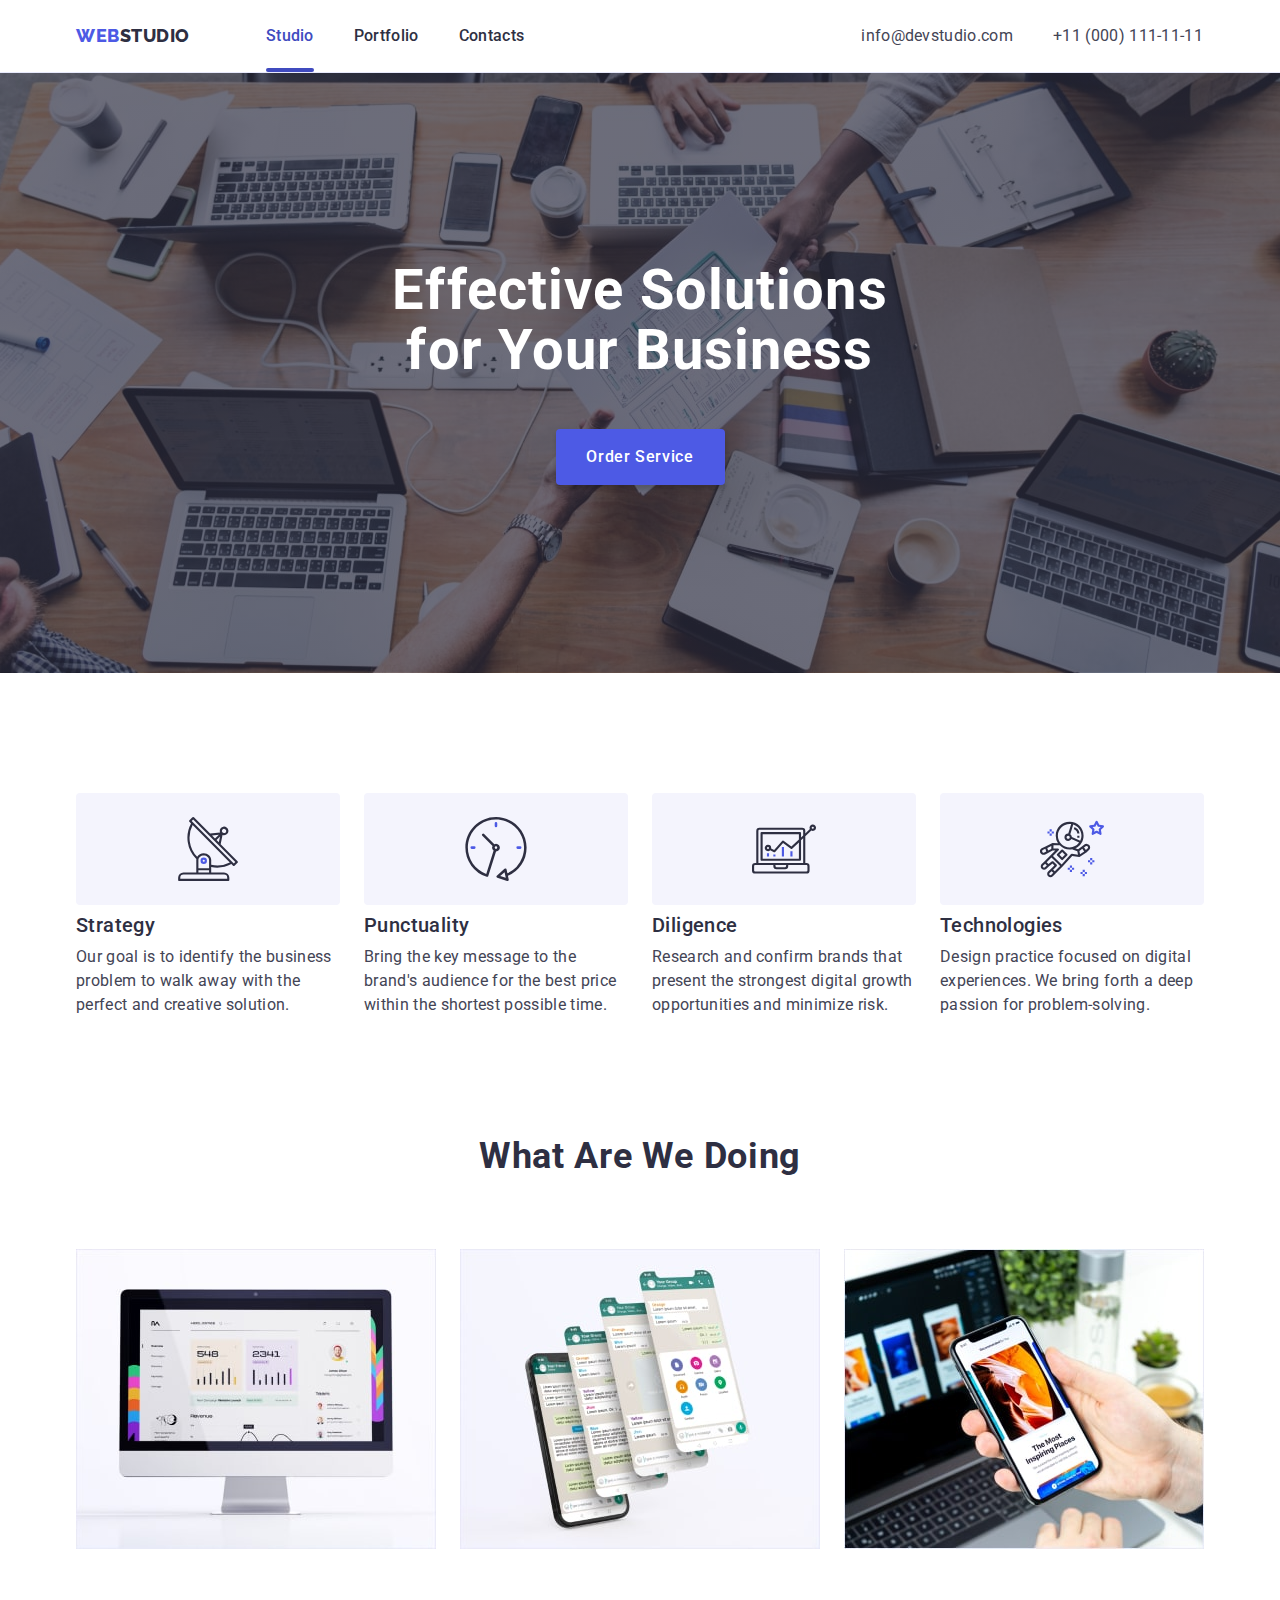
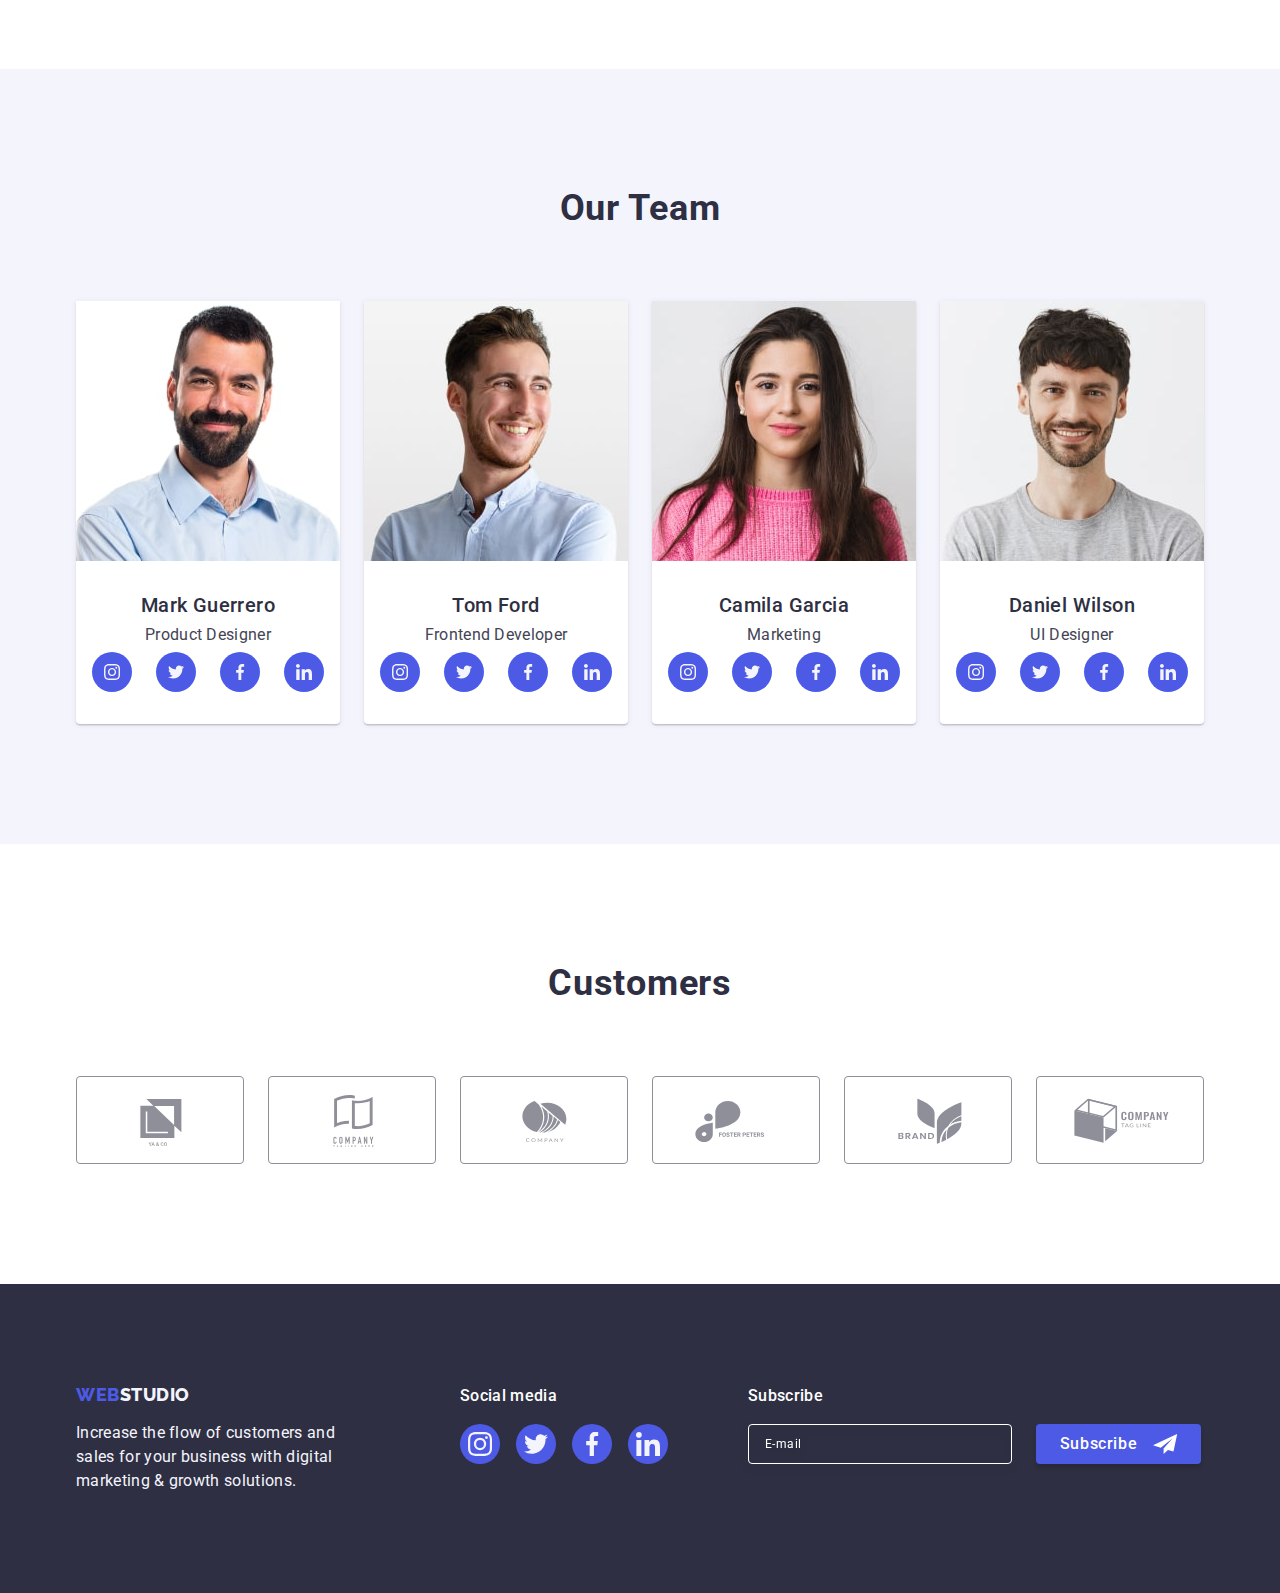
<file: index.html>
<!DOCTYPE html>
<html lang="en">
  <head>
    <meta charset="UTF-8" />
    <meta name="viewport" content="width=device-width, initial-scale=1.0" />
    <title>Effective Solutions for Your Business</title>
    <link rel="preconnect" href="https://fonts.googleapis.com" />
    <link rel="preconnect" href="https://fonts.gstatic.com" crossorigin />
    <link
      href="https://fonts.googleapis.com/css2?family=Raleway:wght@800&family=Roboto:wght@400;500;700&display=swap"
      rel="stylesheet"
    />
    <link
      rel="stylesheet"
      href="https://cdnjs.cloudflare.com/ajax/libs/modern-normalize/2.0.0/modern-normalize.min.css"
    />
    <link rel="stylesheet" href="./css/styles.css" />
  </head>
  <body>
    <header class="header">
      <div class="container header-container">
        <nav class="header-navigation">
          <a class="logo link" href="./index.html">
            Web<span class="logo-navy">Studio</span></a
          >
          <ul class="header-list list">
            <li class="header-menu-item">
              <a class="header-menu-link link studio" href="./index.html"
                >Studio</a
              >
            </li>
            <li class="header-menu-item">
              <a class="header-menu-link link" href="./portfolio.html"
                >Portfolio</a
              >
            </li>
            <li class="header-menu-item">
              <a class="header-menu-link link" href="">Contacts</a>
            </li>
          </ul>
        </nav>
        <address class="header-address">
          <ul class="header-address list">
            <li class="header-address-item">
              <a
                class="header-address-link link"
                href="mailto:info@devstudio.com"
                >info@devstudio.com</a
              >
            </li>
            <li class="header-address-item">
              <a class="header-address-link link" href="tel:+110001111111"
                >+11 (000) 111-11-11</a
              >
            </li>
          </ul>
        </address>
      </div>
    </header>
    <main>
      <section class="hero">
        <div class="container">
          <h1 class="hero-title">Effective Solutions for Your Business</h1>
          <button type="button" class="hero-btn" data-modal-open>
            Order Service
          </button>
        </div>
      </section>
      <section class="sectionone">
        <div class="container">
          <h2 class="visually-hidden">section one</h2>
          <ul class="sectionone-list list">
            <li class="sectionone-item">
              <div class="sectionone-item-top">
                <svg class="sectionone-item-icon" width="64" height="64">
                  <use href="./images/icons.svg#icon-antenna"></use>
                </svg>
              </div>
              <h3 class="sectionone-subtitele">Strategy</h3>
              <p class="sectionone-text">
                Our goal is to identify the business problem to walk away with
                the perfect and creative solution.
              </p>
            </li>
            <li class="sectionone-item">
              <div class="sectionone-item-top">
                <svg class="sectionone-item-icon" width="64" height="64">
                  <use href="./images/icons.svg#icon-clock"></use>
                </svg>
              </div>
              <h3 class="sectionone-subtitele">Punctuality</h3>
              <p class="sectionone-text">
                Bring the key message to the brand's audience for the best price
                within the shortest possible time.
              </p>
            </li>
            <li class="sectionone-item">
              <div class="sectionone-item-top">
                <svg class="sectionone-item-icon" width="64" height="64">
                  <use href="./images/icons.svg#icon-diagram"></use>
                </svg>
              </div>
              <h3 class="sectionone-subtitele">Diligence</h3>
              <p class="sectionone-text">
                Research and confirm brands that present the strongest digital
                growth opportunities and minimize risk.
              </p>
            </li>
            <li class="sectionone-item">
              <div class="sectionone-item-top">
                <svg class="sectionone-item-icon" width="64" height="64">
                  <use href="./images/icons.svg#icon-astronaut"></use>
                </svg>
              </div>
              <h3 class="sectionone-subtitele">Technologies</h3>
              <p class="sectionone-text">
                Design practice focused on digital experiences. We bring forth a
                deep passion for problem-solving.
              </p>
            </li>
          </ul>
        </div>
      </section>
      <section class="our-work">
        <div class="container">
          <h2 class="our-work-title">What are we doing</h2>
          <ul class="our-work-list list">
            <li class="our-work-item">
              <img
                class="our-work-img"
                src="./images/section2/img1.jpg"
                alt="screen"
                width="360"
              />
            </li>
            <li class="our-work-item">
              <img
                class="our-work-img"
                src="./images/section2/img2.jpg"
                alt="phone screen"
                width="360"
              />
            </li>
            <li class="our-work-item">
              <img
                class="our-work-img"
                src="./images/section2/img3.jpg"
                alt="phone in hands"
                width="360"
              />
            </li>
          </ul>
        </div>
      </section>
      <section class="ourteam">
        <div class="container">
          <h2 class="ourteam-title">Our Team</h2>
          <ul class="ourteam-list list">
            <li class="ourteam-item">
              <img
                class="ourteam-item-img"
                src="./images/section3/img1.jpg"
                alt="Mark Guerrero"
                width="264"
              />
              <div class="ourteam-item-name">
                <h3 class="ourteam-subtitele">Mark Guerrero</h3>
                <p class="ourteam-item-text">Product Designer</p>
                <ul class="ourteam-sosial-list list">
                  <li class="ourteam-sosial-item">
                    <a
                      class="ourteam-sosial-link link"
                      href=""
                      target="_blank"
                      rel="noopener noreferrer"
                    >
                      <svg class="ourteam-sosial-icon" width="16" height="16">
                        <use href="./images/icons.svg#icon-instagram"></use>
                      </svg>
                    </a>
                  </li>
                  <li class="ourteam-sosial-item">
                    <a
                      class="ourteam-sosial-link link"
                      href=""
                      target="_blank"
                      rel="noopener noreferrer"
                    >
                      <svg class="ourteam-sosial-icon" width="16" height="16">
                        <use href="./images/icons.svg#icon-twitter"></use>
                      </svg>
                    </a>
                  </li>
                  <li class="ourteam-sosial-item">
                    <a
                      class="ourteam-sosial-link link"
                      href=""
                      target="_blank"
                      rel="noopener noreferrer"
                    >
                      <svg class="ourteam-sosial-icon" width="16" height="16">
                        <use href="./images/icons.svg#icon-facebook"></use>
                      </svg>
                    </a>
                  </li>
                  <li class="ourteam-sosial-item">
                    <a
                      class="ourteam-sosial-link link"
                      href=""
                      target="_blank"
                      rel="noopener noreferrer"
                    >
                      <svg class="ourteam-sosial-icon" width="16" height="16">
                        <use href="./images/icons.svg#icon-linkedin"></use>
                      </svg>
                    </a>
                  </li>
                </ul>
              </div>
            </li>
            <li class="ourteam-item">
              <img
                class="ourteam-item-img"
                src="./images/section3/img2.jpg"
                alt="Tom Ford"
                width="264"
              />
              <div class="ourteam-item-name">
                <h3 class="ourteam-subtitele">Tom Ford</h3>
                <p class="ourteam-item-text">Frontend Developer</p>
                <ul class="ourteam-sosial-list list">
                  <li class="ourteam-sosial-item">
                    <a
                      class="ourteam-sosial-link link"
                      href=""
                      target="_blank"
                      rel="noopener noreferrer"
                    >
                      <svg class="ourteam-sosial-icon" width="16" height="16">
                        <use href="./images/icons.svg#icon-instagram"></use>
                      </svg>
                    </a>
                  </li>
                  <li class="ourteam-sosial-item">
                    <a
                      class="ourteam-sosial-link link"
                      href=""
                      target="_blank"
                      rel="noopener noreferrer"
                    >
                      <svg class="ourteam-sosial-icon" width="16" height="16">
                        <use href="./images/icons.svg#icon-twitter"></use>
                      </svg>
                    </a>
                  </li>
                  <li class="ourteam-sosial-item">
                    <a
                      class="ourteam-sosial-link link"
                      href=""
                      target="_blank"
                      rel="noopener noreferrer"
                    >
                      <svg class="ourteam-sosial-icon" width="16" height="16">
                        <use href="./images/icons.svg#icon-facebook"></use>
                      </svg>
                    </a>
                  </li>
                  <li class="ourteam-sosial-item">
                    <a
                      class="ourteam-sosial-link link"
                      href=""
                      target="_blank"
                      rel="noopener noreferrer"
                    >
                      <svg class="ourteam-sosial-icon" width="16" height="16">
                        <use href="./images/icons.svg#icon-linkedin"></use>
                      </svg>
                    </a>
                  </li>
                </ul>
              </div>
            </li>
            <li class="ourteam-item">
              <img
                class="ourteam-item-img"
                src="./images/section3/img3.jpg"
                alt="Camila Garcia"
                width="264"
              />
              <div class="ourteam-item-name">
                <h3 class="ourteam-subtitele">Camila Garcia</h3>
                <p class="ourteam-item-text">Marketing</p>
                <ul class="ourteam-sosial-list list">
                  <li class="ourteam-sosial-item">
                    <a
                      class="ourteam-sosial-link link"
                      href=""
                      target="_blank"
                      rel="noopener noreferrer"
                    >
                      <svg class="ourteam-sosial-icon" width="16" height="16">
                        <use href="./images/icons.svg#icon-instagram"></use>
                      </svg>
                    </a>
                  </li>
                  <li class="ourteam-sosial-item">
                    <a
                      class="ourteam-sosial-link link"
                      href=""
                      target="_blank"
                      rel="noopener noreferrer"
                    >
                      <svg class="ourteam-sosial-icon" width="16" height="16">
                        <use href="./images/icons.svg#icon-twitter"></use>
                      </svg>
                    </a>
                  </li>
                  <li class="ourteam-sosial-item">
                    <a
                      class="ourteam-sosial-link link"
                      href=""
                      target="_blank"
                      rel="noopener noreferrer"
                    >
                      <svg class="ourteam-sosial-icon" width="16" height="16">
                        <use href="./images/icons.svg#icon-facebook"></use>
                      </svg>
                    </a>
                  </li>
                  <li class="ourteam-sosial-item">
                    <a
                      class="ourteam-sosial-link link"
                      href=""
                      target="_blank"
                      rel="noopener noreferrer"
                    >
                      <svg class="ourteam-sosial-icon" width="16" height="16">
                        <use href="./images/icons.svg#icon-linkedin"></use>
                      </svg>
                    </a>
                  </li>
                </ul>
              </div>
            </li>
            <li class="ourteam-item">
              <img
                class="ourteam-item-img"
                src="./images/section3/img4.jpg"
                alt="Daniel Wilson"
                width="264"
              />
              <div class="ourteam-item-name">
                <h3 class="ourteam-subtitele">Daniel Wilson</h3>
                <p class="ourteam-item-text">UI Designer</p>
                <ul class="ourteam-sosial-list list">
                  <li class="ourteam-sosial-item">
                    <a
                      class="ourteam-sosial-link link"
                      href=""
                      target="_blank"
                      rel="noopener noreferrer"
                    >
                      <svg class="ourteam-sosial-icon" width="16" height="16">
                        <use href="./images/icons.svg#icon-instagram"></use>
                      </svg>
                    </a>
                  </li>
                  <li class="ourteam-sosial-item">
                    <a
                      class="ourteam-sosial-link link"
                      href=""
                      target="_blank"
                      rel="noopener noreferrer"
                    >
                      <svg class="ourteam-sosial-icon" width="16" height="16">
                        <use href="./images/icons.svg#icon-twitter"></use>
                      </svg>
                    </a>
                  </li>
                  <li class="ourteam-sosial-item">
                    <a
                      class="ourteam-sosial-link link"
                      href=""
                      target="_blank"
                      rel="noopener noreferrer"
                    >
                      <svg class="ourteam-sosial-icon" width="16" height="16">
                        <use href="./images/icons.svg#icon-facebook"></use>
                      </svg>
                    </a>
                  </li>
                  <li class="ourteam-sosial-item">
                    <a
                      class="ourteam-sosial-link link"
                      href=""
                      target="_blank"
                      rel="noopener noreferrer"
                    >
                      <svg class="ourteam-sosial-icon" width="16" height="16">
                        <use href="./images/icons.svg#icon-linkedin"></use>
                      </svg>
                    </a>
                  </li>
                </ul>
              </div>
            </li>
          </ul>
        </div>
      </section>
      <section class="customers">
        <div class="container">
          <h2 class="customers-title">Customers</h2>
          <ul class="customers-list list">
            <li class="customers-item">
              <a
                class="customers-link link"
                href=""
                target="_blank"
                rel="noopener noreferrer"
              >
                <svg class="customers-sosial-icon" width="104" height="56">
                  <use href="./images/icons.svg#icon-logo1"></use>
                </svg>
              </a>
            </li>
            <li class="customers-item">
              <a
                class="customers-link link"
                href=""
                target="_blank"
                rel="noopener noreferrer"
              >
                <svg class="customers-sosial-icon" width="104" height="56">
                  <use href="./images/icons.svg#icon-logo2"></use>
                </svg>
              </a>
            </li>
            <li class="customers-item">
              <a
                class="customers-link link"
                href=""
                target="_blank"
                rel="noopener noreferrer"
              >
                <svg class="customers-sosial-icon" width="104" height="56">
                  <use href="./images/icons.svg#icon-logo3"></use>
                </svg>
              </a>
            </li>
            <li class="customers-item">
              <a
                class="customers-link link"
                href=""
                target="_blank"
                rel="noopener noreferrer"
              >
                <svg class="customers-sosial-icon" width="104" height="56">
                  <use href="./images/icons.svg#icon-logo4"></use>
                </svg>
              </a>
            </li>
            <li class="customers-item">
              <a
                class="customers-link link"
                href=""
                target="_blank"
                rel="noopener noreferrer"
              >
                <svg class="customers-sosial-icon" width="104" height="56">
                  <use href="./images/icons.svg#icon-logo5"></use>
                </svg>
              </a>
            </li>
            <li class="customers-item">
              <a
                class="customers-link link"
                href=""
                target="_blank"
                rel="noopener noreferrer"
              >
                <svg class="customers-sosial-icon" width="104" height="56">
                  <use href="./images/icons.svg#icon-logo6"></use>
                </svg>
              </a>
            </li>
          </ul>
        </div>
      </section>
    </main>
    <footer class="footer">
      <div class="container footer-box">
        <div class="footer-logo-box">
          <a class="logo link logofooter" href="./index.html">
            Web<span class="logo-nav">Studio</span></a
          >
          <p class="footer-text">
            Increase the flow of customers and sales for your business with
            digital marketing & growth solutions.
          </p>
        </div>
        <div class="footer-social-box">
          <p class="footer-social-text">Social media</p>
          <ul class="footer-sosial-list list">
            <li class="footer-sosial-item">
              <a
                class="footer-sosial-link link"
                href=""
                target="_blank"
                rel="noopener noreferrer"
              >
                <svg class="footer-sosial-icon" width="24" height="24">
                  <use href="./images/icons.svg#icon-instagram"></use>
                </svg>
              </a>
            </li>
            <li class="footer-sosial-item">
              <a
                class="footer-sosial-link link"
                href=""
                target="_blank"
                rel="noopener noreferrer"
              >
                <svg class="footer-sosial-icon" width="24" height="24">
                  <use href="./images/icons.svg#icon-twitter"></use>
                </svg>
              </a>
            </li>
            <li class="footer-sosial-item">
              <a
                class="footer-sosial-link link"
                href=""
                target="_blank"
                rel="footer noreferrer"
              >
                <svg class="footer-sosial-icon" width="24" height="24">
                  <use href="./images/icons.svg#icon-facebook"></use>
                </svg>
              </a>
            </li>
            <li class="footer-sosial-item">
              <a
                class="footer-sosial-link link"
                href=""
                target="_blank"
                rel="noopener noreferrer"
              >
                <svg class="footer-sosial-icon" width="24" height="24">
                  <use href="./images/icons.svg#icon-linkedin"></use>
                </svg>
              </a>
            </li>
          </ul>
        </div>
        <div class="footer-form-box">
          <p class="footer-form-text">Subscribe</p>
          <form class="footer-form">
            <label class="footer-form-label">
              <input
                type="email"
                name="footer-email"
                class="footer-form-input"
                placeholder="E-mail"
              />
            </label>
            <button class="footer-form-btn" type="submit">
              Subscribe<svg class="footer-form-icon" width="24" height="24">
                <use href="./images/icons.svg#icon-send"></use>
              </svg>
            </button>
          </form>
        </div>
      </div>
    </footer>
    <div class="backgrop is-hidden" data-modal>
      <div class="modal">
        <button class="modal-close-btn" type="button" data-modal-close>
          <svg class="modal-close-icon" width="8" height="8">
            <use href="./images/icons.svg#icon-close"></use>
          </svg>
        </button>
        <p class="modal-title">Leave your contacts and we will call you back</p>
        <form class="modal-form">
          <div class="modal-field">
            <label for="user-name" class="modal-label">Name</label>
            <div class="modal-input-wrap">
              <input
                type="text"
                class="modal-input"
                name="user-name"
                required
                id="user-name"
              />
              <svg class="modal-icon" width="18" height="24">
                <use href="./images/icons.svg#icon-person"></use>
              </svg>
            </div>
          </div>
          <div class="modal-field">
            <label for="user-email" class="modal-label">Phone</label>
            <div class="modal-input-wrap">
              <input
                type="email"
                class="modal-input"
                name="user-email"
                required
                id="user-email"
              />
              <svg class="modal-icon" width="18" height="24">
                <use href="./images/icons.svg#icon-email"></use>
              </svg>
            </div>
          </div>
          <div class="modal-field">
            <label for="user-tel" class="modal-label">Email</label>
            <div class="modal-input-wrap">
              <input
                type="tel"
                class="modal-input"
                name="user-tel"
                required
                id="user-tel"
              />
              <svg class="modal-icon" width="18" height="24">
                <use href="./images/icons.svg#icon-phone"></use>
              </svg>
            </div>
          </div>
          <div class="modal-comment-box">
            <label for="user-comment" class="modal-label">Comment</label>
            <textarea
              class="modal-comment"
              name="user-comment"
              id="user-comment"
              placeholder="Text input"
            ></textarea>
          </div>
          <div class="modal-checkbox-box">
            <input
              type="checkbox"
              id="user-privacy"
              name="user-privacy"
              value="true"
              class="modal-check visually-hidden"
            />
            <label for="user-privacy" class="modal-check-text"
              ><span class="modal-check-svg"
                ><svg class="modal-check-icon" width="10" height="8">
                  <use href="./images/icons.svg#icon-checked"></use></svg></span
              >I accept the terms and conditions of the
              <a class="modal-check-link" href="">Privacy Policy</a></label
            >
          </div>
          <button type="submit" disabled class="modal-form-btn">Send</button>
        </form>
      </div>
    </div>
    <script src="./js/modal.js"></script>
  </body>
</html>
</file>
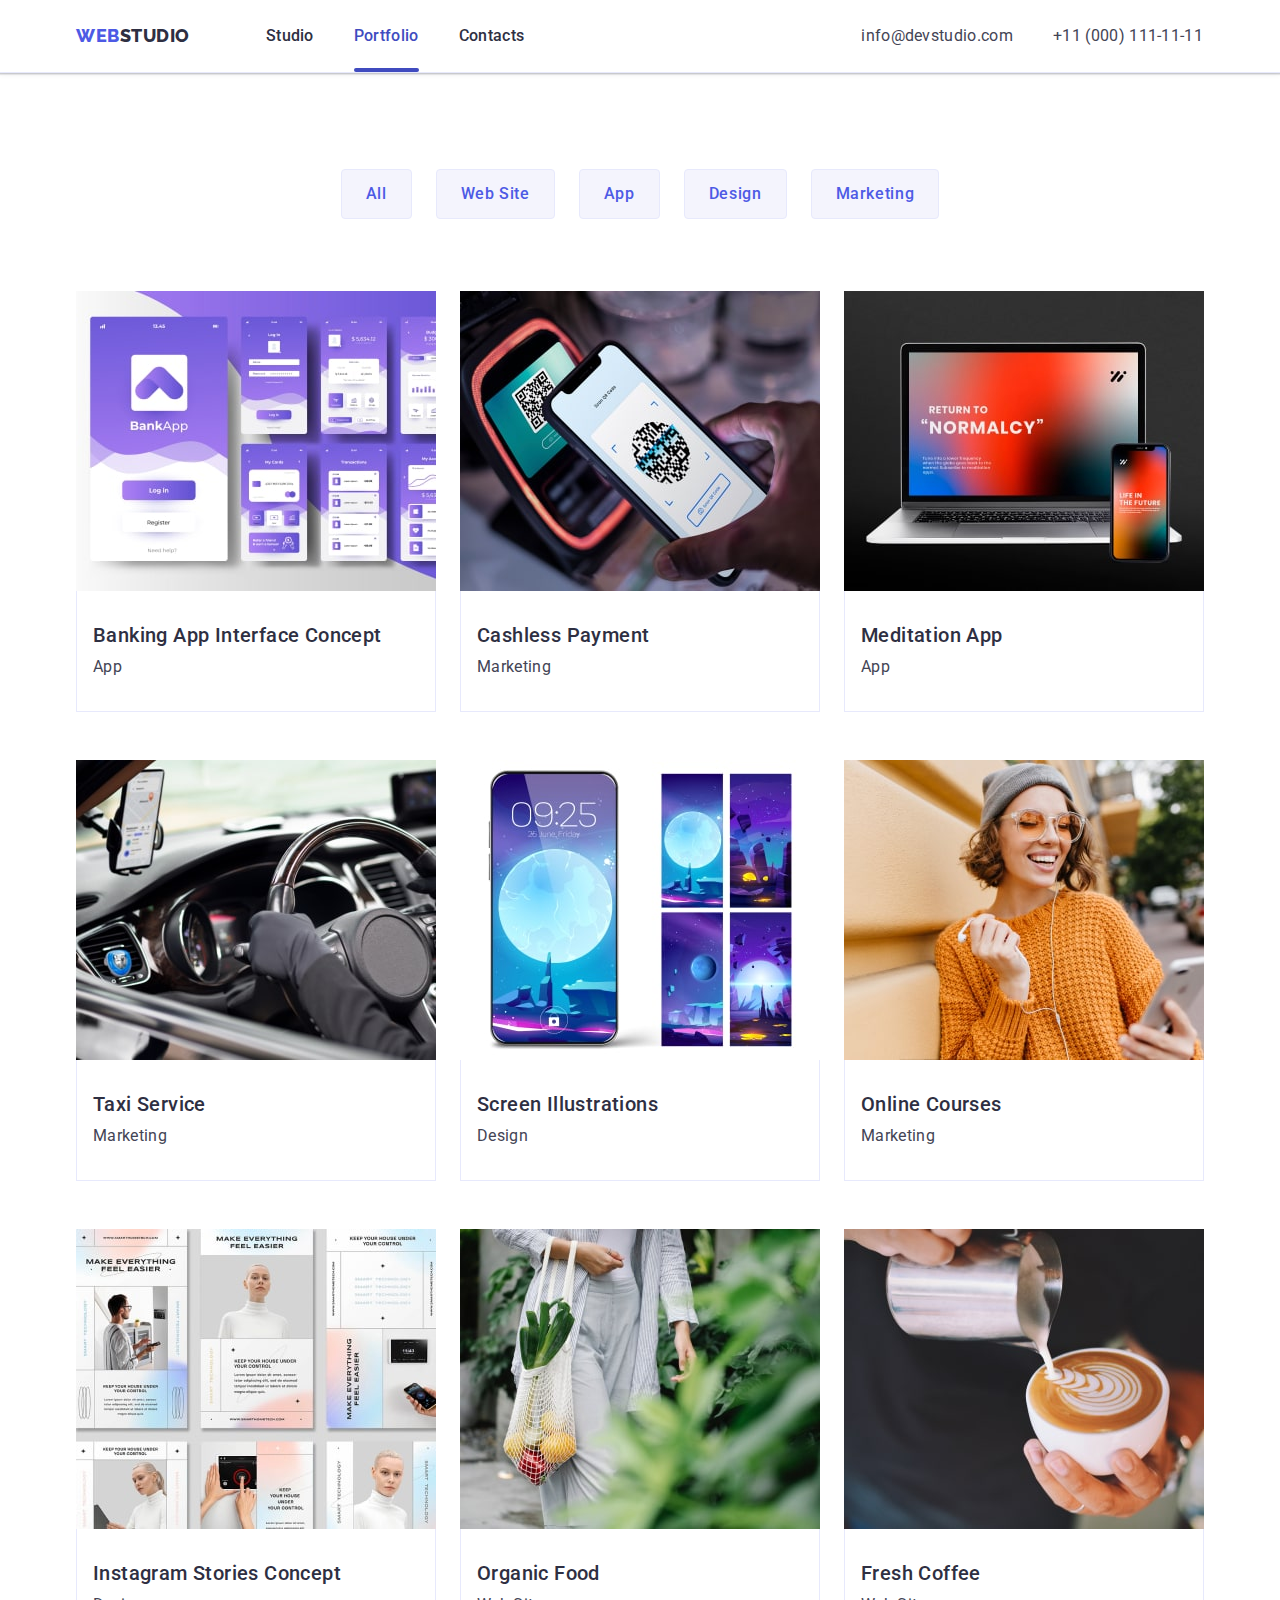
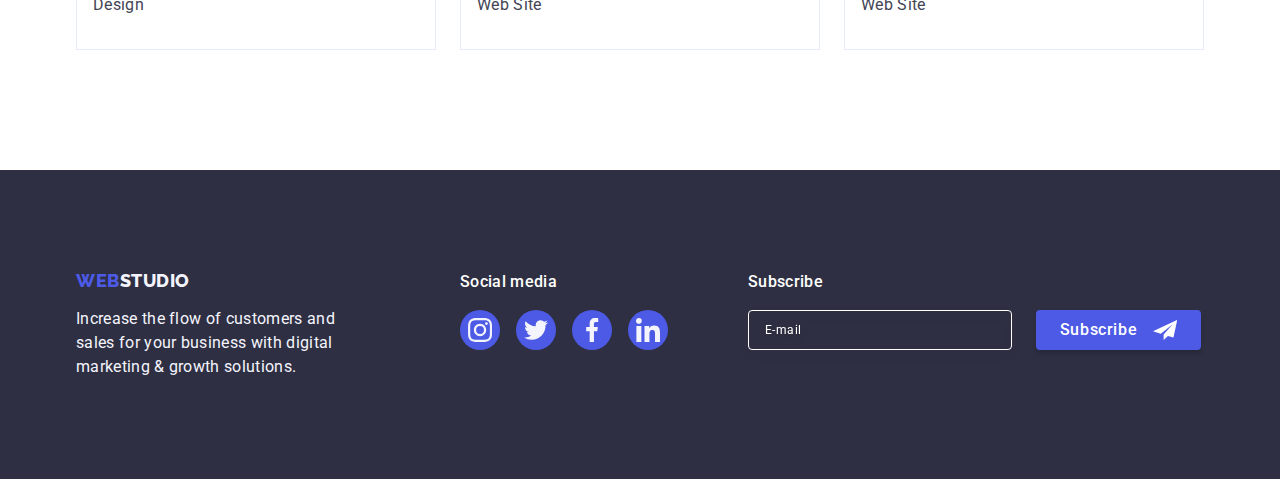
<file: portfolio.html>
<!DOCTYPE html>
<html lang="en">
  <head>
    <meta charset="UTF-8" />
    <meta name="viewport" content="width=device-width, initial-scale=1.0" />
    <title>Portfolio</title>
    <link rel="preconnect" href="https://fonts.googleapis.com" />
    <link rel="preconnect" href="https://fonts.gstatic.com" crossorigin />
    <link
      href="https://fonts.googleapis.com/css2?family=Raleway:wght@800&family=Roboto:wght@400;500;700&display=swap"
      rel="stylesheet"
    />
    <link
      rel="stylesheet"
      href="https://cdnjs.cloudflare.com/ajax/libs/modern-normalize/2.0.0/modern-normalize.min.css"
    />
    <link rel="stylesheet" href="./css/styles.css" />
  </head>
  <body>
    <header class="header">
      <div class="container header-container">
        <nav class="header-navigation">
          <a class="portfolio-logo link" href="./index.html">
            Web<span class="portfolio-logo-navy">Studio</span></a
          >
          <ul class="header-list list">
            <li class="header-menu-item">
              <a class="header-menu-link link" href="./index.html">Studio</a>
            </li>
            <li class="header-menu-item">
              <a
                class="header-menu-link portfolio-nav link"
                href="./portfolio.html"
                >Portfolio</a
              >
            </li>
            <li class="header-menu-item">
              <a class="header-menu-link link" href="">Contacts</a>
            </li>
          </ul>
        </nav>
        <address class="header-address">
          <ul class="header-address list">
            <li class="header-address-item">
              <a
                class="header-address-link link"
                href="mailto:info@devstudio.com"
                >info@devstudio.com</a
              >
            </li>
            <li class="header-address-item">
              <a class="header-address-link link" href="tel:+110001111111"
                >+11 (000) 111-11-11</a
              >
            </li>
          </ul>
        </address>
      </div>
    </header>
    <main>
      <section class="portfolio">
        <div class="container">
          <h1 class="visually-hidden">Portfolio</h1>
          <ul class="portfolio-list-btn list">
            <li class="portfolio-item-btn">
              <button type="button" class="portfolio-navigation-btn">
                All
              </button>
            </li>
            <li class="portfolio-item-btn">
              <button type="button" class="portfolio-navigation-btn">
                Web Site
              </button>
            </li>
            <li class="portfolio-item-btn">
              <button type="button" class="portfolio-navigation-btn">
                App
              </button>
            </li>
            <li class="portfolio-item-btn">
              <button type="button" class="portfolio-navigation-btn">
                Design
              </button>
            </li>
            <li class="portfolio-item-btn">
              <button type="button" class="portfolio-navigation-btn">
                Marketing
              </button>
            </li>
          </ul>
          <ul class="portfolio-list list">
            <li class="portfolio-item">
              <a class="portfolio-link link" href="">
                <div class="portfolio-cover-wrap">
                  <img
                    class="portfolio-item-img"
                    src="./images/portfolio/img-1.jpg"
                    alt="Banking App Interface Concept"
                    width="360"
                  />
                  <p class="portfolio-cover-text">
                    14 Stylish and User-Friendly App Design Concepts · Task
                    Manager App · Calorie Tracker App · Exotic Fruit Ecommerce
                    App · Cloud Storage App
                  </p>
                </div>
                <div class="portfolio-category">
                  <h2 class="portfolio-item-text">
                    Banking App Interface Concept
                  </h2>
                  <p class="portfolio-navigation-text">App</p>
                </div>
              </a>
            </li>
            <li class="portfolio-item">
              <a class="portfolio-link link" href="">
                <div class="portfolio-cover-wrap">
                  <img
                    class="portfolio-item-img"
                    src="./images/portfolio/img-2.jpg"
                    alt="Cashless Payment"
                    width="360"
                  />
                  <p class="portfolio-cover-text">
                    14 Stylish and User-Friendly App Design Concepts · Task
                    Manager App · Calorie Tracker App · Exotic Fruit Ecommerce
                    App · Cloud Storage App
                  </p>
                </div>
                <div class="portfolio-category">
                  <h2 class="portfolio-item-text">Cashless Payment</h2>
                  <p class="portfolio-navigation-text">Marketing</p>
                </div>
              </a>
            </li>
            <li class="portfolio-item">
              <a class="portfolio-link link" href="">
                <div class="portfolio-cover-wrap">
                  <img
                    class="portfolio-item-img"
                    src="./images/portfolio/img-3.jpg"
                    alt="Meditation App"
                    width="360"
                  />
                  <p class="portfolio-cover-text">
                    14 Stylish and User-Friendly App Design Concepts · Task
                    Manager App · Calorie Tracker App · Exotic Fruit Ecommerce
                    App · Cloud Storage App
                  </p>
                </div>
                <div class="portfolio-category">
                  <h2 class="portfolio-item-text">Meditation App</h2>
                  <p class="portfolio-navigation-text">App</p>
                </div>
              </a>
            </li>
            <li class="portfolio-item">
              <a class="portfolio-link link" href="">
                <div class="portfolio-cover-wrap">
                  <img
                    class="portfolio-item-img"
                    src="./images/portfolio/img-4.jpg"
                    alt="Taxi Service"
                    width="360"
                  />
                  <p class="portfolio-cover-text">
                    14 Stylish and User-Friendly App Design Concepts · Task
                    Manager App · Calorie Tracker App · Exotic Fruit Ecommerce
                    App · Cloud Storage App
                  </p>
                </div>
                <div class="portfolio-category">
                  <h2 class="portfolio-item-text">Taxi Service</h2>
                  <p class="portfolio-navigation-text">Marketing</p>
                </div>
              </a>
            </li>
            <li class="portfolio-item">
              <a class="portfolio-link link" href="">
                <div class="portfolio-cover-wrap">
                  <img
                    class="portfolio-item-img"
                    src="./images/portfolio/img-5.jpg"
                    alt="Screen Illustrations"
                    width="360"
                  />
                  <p class="portfolio-cover-text">
                    14 Stylish and User-Friendly App Design Concepts · Task
                    Manager App · Calorie Tracker App · Exotic Fruit Ecommerce
                    App · Cloud Storage App
                  </p>
                </div>
                <div class="portfolio-category">
                  <h2 class="portfolio-item-text">Screen Illustrations</h2>
                  <p class="portfolio-navigation-text">Design</p>
                </div>
              </a>
            </li>
            <li class="portfolio-item">
              <a class="portfolio-link link" href="">
                <div class="portfolio-cover-wrap">
                  <img
                    class="portfolio-item-img"
                    src="./images/portfolio/img-6.jpg"
                    alt="Online Courses"
                    width="360"
                  />
                  <p class="portfolio-cover-text">
                    14 Stylish and User-Friendly App Design Concepts · Task
                    Manager App · Calorie Tracker App · Exotic Fruit Ecommerce
                    App · Cloud Storage App
                  </p>
                </div>
                <div class="portfolio-category">
                  <h2 class="portfolio-item-text">Online Courses</h2>
                  <p class="portfolio-navigation-text">Marketing</p>
                </div>
              </a>
            </li>
            <li class="portfolio-item">
              <a class="portfolio-link link" href="">
                <div class="portfolio-cover-wrap">
                  <img
                    class="portfolio-item-img"
                    src="./images/portfolio/img-7.jpg"
                    alt="Instagram Stories Concept"
                    width="360"
                  />
                  <p class="portfolio-cover-text">
                    14 Stylish and User-Friendly App Design Concepts · Task
                    Manager App · Calorie Tracker App · Exotic Fruit Ecommerce
                    App · Cloud Storage App
                  </p>
                </div>
                <div class="portfolio-category">
                  <h2 class="portfolio-item-text">Instagram Stories Concept</h2>
                  <p class="portfolio-navigation-text">Design</p>
                </div>
              </a>
            </li>
            <li class="portfolio-item">
              <a class="portfolio-link link" href="">
                <div class="portfolio-cover-wrap">
                  <img
                    class="portfolio-item-img"
                    src="./images/portfolio/img-8.jpg"
                    alt="Organic Food"
                    width="360"
                  />
                  <p class="portfolio-cover-text">
                    14 Stylish and User-Friendly App Design Concepts · Task
                    Manager App · Calorie Tracker App · Exotic Fruit Ecommerce
                    App · Cloud Storage App
                  </p>
                </div>
                <div class="portfolio-category">
                  <h2 class="portfolio-item-text">Organic Food</h2>
                  <p class="portfolio-navigation-text">Web Site</p>
                </div>
              </a>
            </li>
            <li class="portfolio-item">
              <a class="portfolio-link link" href="">
                <div class="portfolio-cover-wrap">
                  <img
                    class="portfolio-item-img"
                    src="./images/portfolio/img-9.jpg"
                    alt="Fresh Coffee"
                    width="360"
                  />
                  <p class="portfolio-cover-text">
                    14 Stylish and User-Friendly App Design Concepts · Task
                    Manager App · Calorie Tracker App · Exotic Fruit Ecommerce
                    App · Cloud Storage App
                  </p>
                </div>
                <div class="portfolio-category">
                  <h2 class="portfolio-item-text">Fresh Coffee</h2>
                  <p class="portfolio-navigation-text">Web Site</p>
                </div>
              </a>
            </li>
          </ul>
        </div>
      </section>
    </main>
    <footer class="footer">
      <div class="container footer-box">
        <div class="footer-logo-box">
          <a class="logo link logofooter" href="./index.html">
            Web<span class="logo-nav">Studio</span></a
          >
          <p class="footer-text">
            Increase the flow of customers and sales for your business with
            digital marketing & growth solutions.
          </p>
        </div>
        <div class="footer-social-box">
          <p class="footer-social-text">Social media</p>
          <ul class="footer-sosial-list list">
            <li class="footer-sosial-item">
              <a
                class="footer-sosial-link link"
                href=""
                target="_blank"
                rel="noopener noreferrer"
              >
                <svg class="footer-sosial-icon" width="24" height="24">
                  <use href="./images/icons.svg#icon-instagram"></use>
                </svg>
              </a>
            </li>
            <li class="footer-sosial-item">
              <a
                class="footer-sosial-link link"
                href=""
                target="_blank"
                rel="noopener noreferrer"
              >
                <svg class="footer-sosial-icon" width="24" height="24">
                  <use href="./images/icons.svg#icon-twitter"></use>
                </svg>
              </a>
            </li>
            <li class="footer-sosial-item">
              <a
                class="footer-sosial-link link"
                href=""
                target="_blank"
                rel="footer noreferrer"
              >
                <svg class="footer-sosial-icon" width="24" height="24">
                  <use href="./images/icons.svg#icon-facebook"></use>
                </svg>
              </a>
            </li>
            <li class="footer-sosial-item">
              <a
                class="footer-sosial-link link"
                href=""
                target="_blank"
                rel="noopener noreferrer"
              >
                <svg class="footer-sosial-icon" width="24" height="24">
                  <use href="./images/icons.svg#icon-linkedin"></use>
                </svg>
              </a>
            </li>
          </ul>
        </div>
        <div class="footer-form-box">
          <p class="footer-form-text">Subscribe</p>
          <form class="footer-form">
            <label class="footer-form-label">
              <input
                type="email"
                name="footer-email"
                class="footer-form-input"
                placeholder="E-mail"
              />
            </label>
            <button class="footer-form-btn" type="submit">
              Subscribe<svg class="footer-form-icon" width="24" height="24">
                <use href="./images/icons.svg#icon-send"></use>
              </svg>
            </button>
          </form>
        </div>
      </div>
    </footer>
  </body>
</html>
</file>
<file: css/styles.css>
:root {
  --color-iris: #4d5ae5;
  --color-ocean: #404bbf;
  --color-navy-blue: #2e2f42;
  --color-green: #31d0aa;
  --color-slate: #434455;
  --color-light-slate: #8e8f99;
  --color-cornflower: #e7e9fc;
  --color-cloud: #f4f4fd;
  --color-navy-blue-modal: #2e2f42;
  --color-grey: #2e2f42;
  --color-white: #ffffff;
  --color-dairy: #fcfcfc;
}

body {
  font-family: "Roboto", sans-serif;
  color: #434455;
  background-color: var(--color-white);
}

/* -----------------RESET------------------- */

p,
h1,
h2,
h3,
h4,
h5,
h6 {
  margin-top: 0;
  margin-bottom: 0;
}

ul,
ol {
  padding-left: 0;
  margin-top: 0;
  margin-bottom: 0;
}

img {
  display: block;
}

.link {
  text-decoration: none;
}

.list {
  list-style-type: none;
}

.container {
  width: 1158px;
  margin: 0 auto;
  padding: 0 15px;
}

.visually-hidden {
  position: absolute;
  width: 1px;
  height: 1px;
  margin: -1px;
  border: 0;
  padding: 0;
  white-space: nowrap;
  clip-path: inset(100%);
  clip: rect(0 0 0 0);
  overflow: hidden;
}

.section {
  padding: 120px 156px;
}

/* -----------------HEADER------------------- */

.header {
  padding-top: 24px;
  padding-bottom: 24px;
  border-bottom: 1px solid #e7e9fc;
  box-shadow: 0px 2px 1px rgba(46, 47, 66, 0.08),
    0px 1px 1px rgba(46, 47, 66, 0.16), 0px 1px 6px rgba(46, 47, 66, 0.08);
}

.header-container {
  display: flex;
  align-items: center;
}

.header-navigation {
  display: flex;
  height: 24px;
  align-items: center;
  margin-right: auto;
}

.logo {
  color: var(--color-iris);
  font-family: "Raleway", sans-serif;
  font-size: 18px;
  font-weight: 800;
  line-height: 1.17;
  letter-spacing: 0.03em;
  text-transform: uppercase;
  margin-right: 76px;
}

.header-list {
  display: flex;
  align-items: flex-start;
  gap: 40px;
}

.header-address {
  display: flex;
  gap: 40px;
  font-style: normal;
}

.logo-navy {
  color: #2e2f42;
}

.logo-nav {
  color: #f4f4fd;
}

.header-menu-link {
  color: var(--navyblue, #2e2f42);
  font-size: 16px;
  font-weight: 500;
  line-height: 1.5;
  letter-spacing: 0.02em;
  padding: 26px 0;
  transition: color 250ms cubic-bezier(0.4, 0, 0.2, 1);
}

.studio {
  position: relative;
  color: #404bbf;
}

.studio::after {
  position: absolute;
  left: 0;
  content: "";
  width: 100%;
  height: 4px;
  background-color: #404bbf;
  border-radius: 2px;
  bottom: -1px;
}

.header-address-item {
  flex: shrink 0;
  min-width: 151px;
}

.header-menu-link:hover,
.header-menu-link:focus {
  color: var(--color-ocean);
}

.header-address-link {
  color: var(--slate, #434455);
  font-size: 16px;
  font-weight: 400;
  line-height: 1.5;
  letter-spacing: 0.02em;
  transition: color 250ms cubic-bezier(0.4, 0, 0.2, 1);
}

.header-address-link:hover,
.header-address-link:focus {
  color: var(--color-ocean);
}

/* ----------------HERO------------------- */
.hero {
  background-color: #2e2f42;
  padding: 188px 0;
  background-image: linear-gradient(
      rgba(46, 47, 66, 0.7),
      rgba(46, 47, 66, 0.7)
    ),
    url(../images/section1/people-office.jpg);
  background-repeat: no-repeat;
  background-position: center;
  background-size: cover;
  max-width: 1440px;
  margin: 0 auto;
}

.hero-title {
  color: var(--white, #fff);
  text-align: center;
  font-size: 56px;
  font-weight: 700;
  line-height: 1.07;
  letter-spacing: 0.02em;
  max-width: 496px;
  margin: 0 auto;
  margin-bottom: 48px;
}
.hero-btn {
  background-color: #4d5ae5;
  color: var(--color-white);
  font-family: inherit;
  font-size: 16px;
  font-weight: 500;
  line-height: 1.5;
  letter-spacing: 0.04em;
  cursor: pointer;
  display: block;
  margin: 0 auto;
  min-width: 169px;
  height: 56px;
  border: none;
  border-radius: 4px;
  box-shadow: 0px 4px 4px 0px rgba(0, 0, 0, 0.15);
  transition: background-color 250ms cubic-bezier(0.4, 0, 0.2, 1);
}

.hero-btn:hover,
.hero-btn:focus {
  background: var(--color-ocean, #404bbf);
}

/* ----------------SECTIIONONE------------------- */

.sectionone {
  padding: 120px 0;
}

.sectionone-list {
  display: flex;
  align-items: flex-start;
  gap: 24px;
  flex: shrink 0;
}

.sectionone-item {
  width: calc((100% - 72px) / 4);
}

.sectionone-subtitele {
  color: var(--color-navy-blue-modal);
  font-size: 20px;
  font-weight: 500;
  line-height: 1.2;
  letter-spacing: 0.02em;
  margin-bottom: 8px;
}
.sectionone-text {
  color: var(--color-slate);
  font-size: 16px;
  font-weight: 400;
  line-height: 1.5;
  letter-spacing: 0.02em;
  max-width: 264px;
}
.sectionone-item-top {
  width: 264px;
  height: 112px;
  display: flex;
  justify-content: center;
  align-items: center;
  border-radius: 4px;
  background: var(--color-cloud);
  margin-bottom: 8px;
}

/* ----------------OURWOK------------------- */

.our-work {
  padding-bottom: 120px;
}

.our-work-list {
  display: flex;
  align-items: flex-start;
  gap: 24px;
}

.our-work-item {
  width: calc((100% - 48px) / 3);
}

.our-work-title {
  color: var(--color-navy-blue-modal);
  text-align: center;
  font-size: 36px;
  font-weight: 700;
  line-height: 1.11;
  letter-spacing: 0.02em;
  text-transform: capitalize;
  margin-bottom: 72px;
}

/* ----------------OURTEAM------------------- */
.ourteam {
  background-color: #f4f4fd;
  padding: 120px 0;
}

.ourteam-item {
  background-color: #ffffff;
  border-radius: 0px 0px 4px 4px;
  background: var(--white, #fff);
  box-shadow: 0px 2px 1px 0px rgba(46, 47, 66, 0.08),
    0px 1px 1px 0px rgba(46, 47, 66, 0.16),
    0px 1px 6px 0px rgba(46, 47, 66, 0.08);
  max-width: 264;
  width: calc((100% - 72px) / 4);
}

.ourteam-list {
  display: flex;
  padding-bottom: 0px;
  justify-content: center;
  align-items: center;
  gap: 24px;
}

.ourteam-item-name {
  padding: 32px 0;
}

.ourteam-title {
  color: var(--color-navy-blue-modal);
  text-align: center;
  font-size: 36px;
  font-weight: 700;
  line-height: 1.11;
  letter-spacing: 0.02em;
  text-transform: capitalize;
  margin-bottom: 72px;
}

.ourteam-item-text {
  color: var(--color-slate);
  text-align: center;
  font-size: 16px;
  line-height: 1.2;
  letter-spacing: 0.02em;
  margin-bottom: 8px;
}

.ourteam-subtitele {
  color: var(--color-navy-blue-modal);
  text-align: center;
  font-size: 20px;
  font-weight: 500;
  line-height: 1.2;
  letter-spacing: 0.02em;
  margin-bottom: 8px;
}
.ourteam-sosial-list {
  display: flex;
  justify-content: center;
  align-items: center;
  gap: 24px;
}
.ourteam-sosial-item {
  width: 40px;
  height: 40px;
}

.ourteam-sosial-link {
  width: 100%;
  height: 100%;
  background-color: #4d5ae5;
  border-radius: 50%;
  display: flex;
  justify-content: center;
  align-items: center;
  transition: background-color 250ms cubic-bezier(0.4, 0, 0.2, 1);
}

.ourteam-sosial-link:hover,
.ourteam-sosial-link:focus {
  background-color: #404bbf;
}

.ourteam-sosial-icon {
  fill: #f4f4fd;
}

/* ----------------CUSTOMERS------------------- */
.customers {
  background: #fff;
  padding: 120px 0;
}
.customers-title {
  color: var(--navyblue, #2e2f42);
  text-align: center;
  font-size: 36px;
  font-weight: 700;
  letter-spacing: 0.02em;
  text-transform: capitalize;
  margin-bottom: 72px;
  line-height: 1.11;
}
.customers-list {
  display: flex;
  padding-bottom: 0px;
  justify-content: center;
  align-items: center;
  gap: 24px;
}

.customers-link {
  width: 168px;
  height: 88px;
  display: flex;
  justify-content: center;
  align-items: center;
  border-radius: 4px;
  border: 1px solid var(--color-light-slate);
  color: #8e8f99;
  transition: border-color 250ms cubic-bezier(0.4, 0, 0.2, 1),
    color 250ms cubic-bezier(0.4, 0, 0.2, 1);
}

.customers-sosial-icon {
  fill: currentColor;
}
.customers-link:hover .customers-sosial-icon {
  fill: var(--color-ocean);
}
.customers-link:hover,
.customers-link:focus {
  border: 1px solid var(--color-ocean);
  color: #404bbf;
}

/* ----------------FOOTER------------------- */
.footer {
  background-color: #2e2f42;
  color: var(--color-cloud);
  font-size: 16px;
  font-weight: 400;
  line-height: 1.5;
  letter-spacing: 0.02em;
  padding: 100px 0;
}

.footer-logo-box {
  margin-right: 120px;
}

.logofooter {
  display: flex;
  padding-bottom: 0px;
  align-items: center;
  margin-bottom: 16px;
}

.footer-text {
  max-width: 264px;
}
.footer-box {
  display: flex;
  align-items: baseline;
}

.footer-social-text {
  color: var(--white, #fff);
  font-size: 16px;
  font-weight: 500;
  line-height: 1.5;
  letter-spacing: 0.02em;
  margin-bottom: 16px;
}

.footer-sosial-list {
  display: flex;
  padding-bottom: 0px;
  justify-content: center;
  align-items: center;
  gap: 16px;
}

.footer-sosial-link {
  width: 40px;
  height: 40px;
  display: flex;
  justify-content: center;
  align-items: center;
  border-radius: 50%;
  background-color: #4d5ae5;
  transition: background-color 250ms cubic-bezier(0.4, 0, 0.2, 1);
}

.footer-social-box {
  display: flex;
  flex-direction: column;
}

.footer-sosial-link:hover,
.footer-sosial-link:focus {
  background-color: #31d0aa;
}

.footer-sosial-icon {
  fill: #f4f4fd;
}

.footer-form-box {
  display: flex;
  flex-direction: column;
}

.footer-form-text {
  color: var(--white, #fff);
  font-size: 16px;
  font-weight: 500;
  line-height: 1.5;
  letter-spacing: 0.02em;
  margin-bottom: 16px;
}
.footer-form-box {
  margin-left: 80px;
  display: flex;
  justify-content: center;
}
.footer-form {
  display: flex;
  justify-content: center;
  align-items: center;
  gap: 24px;
}

.footer-form-input {
  color: #ffffff;
  font-size: 12px;
  line-height: 1.5;
  letter-spacing: 0.04em;
  filter: drop-shadow(0px 4px 4px rgba(0, 0, 0, 0.15));
  width: 264px;
  height: 40px;
  padding-left: 16px;
  background-color: transparent;
  border-radius: 4px;
  border: 1px solid #ffffff;
}

.footer-form-input::placeholder {
  color: #ffffff;
  font-size: 12px;
  line-height: 2;
  letter-spacing: 0.04em;
}

.footer-form-btn {
  background-color: #4d5ae5;
  color: var(--color-white);
  font-family: inherit;
  display: flex;
  justify-content: center;
  align-items: center;
  font-size: 16px;
  font-weight: 500;
  line-height: 1.5;
  letter-spacing: 0.04em;
  cursor: pointer;
  min-width: 165px;
  height: 40px;
  border: none;
  border-radius: 4px;
  box-shadow: 0px 4px 4px 0px rgba(0, 0, 0, 0.15);
  transition: background-color 250ms cubic-bezier(0.4, 0, 0.2, 1);
}

.footer-form-icon {
  margin-left: 16px;
  fill: #ffffff;
}

/* ----------------PORTFOLIO------------------- */

.portfolio {
  padding-top: 96px;
  padding-bottom: 120px;
}

.portfolio-logo {
  color: var(--color-iris);
  font-family: "Raleway", sans-serif;
  font-size: 18px;
  font-weight: 800;
  line-height: 1.17;
  letter-spacing: 0.03em;
  text-transform: uppercase;
  margin-right: 76px;
}

.portfolio-logo-navy {
  color: var(--navyblue, #2e2f42);
}

.portfolio-logo-nav {
  color: #f4f4fd;
}

.portfolio-nav {
  position: relative;
  color: #404bbf;
}

.portfolio-nav::after {
  position: absolute;
  bottom: -1px;
  left: 0;
  content: "";
  width: 100%;
  height: 4px;
  background-color: #404bbf;
  border-radius: 2px;
}

.portfolio-list-btn {
  display: flex;
  justify-content: center;
  gap: 24px;
  margin-bottom: 72px;
}

.portfolio-navigation-btn {
  color: var(--color-iris);
  background-color: #f4f4fd;
  font-family: "Roboto", sans-serif;
  text-align: center;
  font-size: 16px;
  font-weight: 500;
  line-height: 1.5;
  letter-spacing: 0.04em;
  padding: 12px 24px;
  border: 1px solid #e7e9fc;
  border-radius: 4px;
  transition: color 250ms cubic-bezier(0.4, 0, 0.2, 1),
    background-color 250ms cubic-bezier(0.4, 0, 0.2, 1),
    border-color 250ms cubic-bezier(0.4, 0, 0.2, 1),
    box-shadow 250ms cubic-bezier(0.4, 0, 0.2, 1);
}
.portfolio-navigation-btn:hover,
.portfolio-navigation-btn:focus {
  background-color: var(--color-ocean);
  color: var(--color-white);
  cursor: pointer;
  border: 1px solid transparent;
  box-shadow: 0px 3px 1px rgba(0, 0, 0, 0.1), 0px 2px 1px rgba(0, 0, 0, 0.08),
    0px 2px 2px rgba(0, 0, 0, 0.12);
}

.portfolio-list {
  display: flex;
  flex-wrap: wrap;
  column-gap: 24px;
  row-gap: 48px;
}

.portfolio-item {
  width: calc((100% - 48px) / 3);
}

.portfolio-link {
  display: block;
  transition: box-shadow 250ms cubic-bezier(0.4, 0, 0.2, 1);
}

.portfolio-link:hover,
.portfolio-link:focus {
  box-shadow: 0px 2px 1px 0px rgba(46, 47, 66, 0.08),
    0px 1px 1px 0px rgba(46, 47, 66, 0.16),
    0px 1px 6px 0px rgba(46, 47, 66, 0.08);
}

.portfolio-category {
  padding: 32px 16px;
  border: 1px solid #e7e9fc;
  border-top: none;
}

.portfolio-item-img {
  width: 360px;
  height: 300px;
  flex-shrink: 0;
}

.portfolio-item-text {
  color: var(--color-navy-blue-modal);
  font-size: 20px;
  font-weight: 500;
  line-height: 1.2;
  letter-spacing: 0.02em;
  margin-bottom: 8px;
}
.portfolio-navigation-text {
  color: var(--color-slate);
  font-size: 16px;
  font-weight: 400;
  line-height: 1.5;
  letter-spacing: 0.02em;
}

.portfolio-link:hover .portfolio-cover {
  transform: translateY(0);
}

.portfolio-cover-wrap {
  position: relative;
  overflow: hidden;
}
.portfolio-cover-text {
  position: absolute;
  top: 0;
  background: var(--iris, #4d5ae5);
  height: 100%;
  display: flex;
  align-items: center;
  transform: translateY(100%);
  transition: transform 300ms linear;
  color: var(--cloud, #f4f4fd);
  font-size: 16px;
  line-height: 1.5;
  letter-spacing: 0.02em;
  padding: 0 32px;
  padding: 40px 32px;
  transition: transform 250ms cubic-bezier(0.4, 0, 0.2, 1);
}

.portfolio-link:hover .portfolio-cover-text,
.portfolio-link:focus .portfolio-cover-text {
  transform: translateY(0%);
}

/* ----------------BACKGROP------------------- */
.backgrop {
  position: fixed;
  width: 100%;
  height: 100%;
  background-color: rgba(46, 47, 66, 0.4);
  top: 0;
  transition: opacity 250ms cubic-bezier(0.4, 0, 0.2, 1),
    visibility 250ms cubic-bezier(0.4, 0, 0.2, 1);
}
.modal {
  position: absolute;
  top: 50%;
  left: 50%;
  transform: translate(-50%, -50%) scale(1);
  width: 408px;
  min-height: 584px;
  border-radius: 4px;
  background: #fcfcfc;
  box-shadow: 0px 1px 1px rgba(0, 0, 0, 0.14), 0px 1px 3px rgba(0, 0, 0, 0.12),
    0px 2px 1px rgba(0, 0, 0, 0.2);
  transition: transform 250ms cubic-bezier(0.4, 0, 0.2, 1);
  padding: 72px 24px 24px;
}

.backgrop.is-hidden .modal {
  transform: translate(-50%, -50%) scale(0);
}

.modal-close-btn {
  position: absolute;
  display: flex;
  align-items: center;
  justify-content: center;
  top: 24px;
  right: 24px;
  width: 24px;
  height: 24px;
  background-color: #e7e9fc;
  border-radius: 50%;
  stroke-width: 1px;
  border: 1px solid rgba(0, 0, 0, 0.1);
  padding: 0;
  cursor: pointer;
  transition: background-color 250ms cubic-bezier(0.4, 0, 0.2, 1),
    border 250ms cubic-bezier(0.4, 0, 0.2, 1);
}

.modal-close-btn:hover,
.modal-close-btn:focus {
  background-color: #404bbf;
  border: none;
}

.is-hidden {
  opacity: 0;
  visibility: hidden;
  pointer-events: none;
}

.modal-close-icon {
  fill: #2e2f42;
  transition: fill 250ms cubic-bezier(0.4, 0, 0.2, 1);
}

.modal-close-btn:hover .modal-close-icon,
.modal-close-btn:focus .modal-close-icon {
  fill: #ffffff;
}
.modal-title {
  color: var(--navyblue, #2e2f42);
  text-align: center;
  font-size: 16px;
  font-weight: 500;
  line-height: 1.5;
  letter-spacing: 0.02em;
  margin-bottom: 16px;
}

.modal-input {
  background-color: transparent;
  width: 100%;
  height: 40px;
  border-radius: 4px;
  border: 1px solid rgba(46, 47, 66, 0.4);
  padding-left: 38px;
  padding-right: 16px;
  outline: transparent;
  transition: border-color 250ms cubic-bezier(0.4, 0, 0.2, 1);
}

.modal-field {
  margin-bottom: 8px;
}

.modal-label {
  color: var(--lightslate, #8e8f99);
  font-size: 12px;
  line-height: 1.17;
  letter-spacing: 0.04em;
  display: block;
  margin-bottom: 4px;
}

.modal-input-wrap {
  position: relative;
}

.modal-icon {
  fill: #2e2f42;
  position: absolute;
  left: 16px;
  top: 50%;
  transform: translateY(-50%);
  transition: fill 250ms cubic-bezier(0.4, 0, 0.2, 1);
}

.modal-input:hover,
.modal-input:focus {
  border: 1px solid #4d5ae5;
}

.modal-input:hover + .modal-icon,
.modal-input:focus + .modal-icon {
  fill: #4d5ae5;
}

.modal-comment-box {
  margin-bottom: 16px;
}

.modal-comment {
  background-color: transparent;
  color: rgba(46, 47, 66, 0.4);
  font-size: 12px;
  line-height: 1.17;
  letter-spacing: 0.04em;
  width: 100%;
  height: 120px;
  border-radius: 4px;
  border: 1px solid rgba(46, 47, 66, 0.4);
  padding: 8px 16px;
  outline: transparent;
  transition: border-color 250ms cubic-bezier(0.4, 0, 0.2, 1);
  resize: none;
}

.modal-comment:hover,
.modal-comment:focus {
  border: 1px solid #4d5ae5;
}

.modal-comment::placeholder {
  color: rgba(46, 47, 66, 0.4);
  font-size: 12px;
  line-height: 1.17;
  letter-spacing: 0.04em;
}

.modal-comment:hover.modal-comment::placeholder,
.modal-comment:focus.modal-comment::placeholder {
  color: #4d5ae5;
}

.modal-checkbox-box {
  margin-bottom: 24px;
}

.modal-check-text {
  color: #8e8f99;
  font-size: 12px;
  line-height: 1.17;
  letter-spacing: 0.04em;
  margin-bottom: 24px;
}

.modal-check-link {
  color: #4d5ae5;
}

.modal-check-svg {
  display: inline-flex;
  align-items: center;
  justify-content: center;
  width: 16px;
  height: 16px;
  border-radius: 2px;
  border: 1px solid rgba(46, 47, 66, 0.4);
  margin-right: 8px;
  background-color: #f4f4fd;
  fill: transparent;
  transition: background-color 250ms cubic-bezier(0.4, 0, 0.2, 1),
    border 250ms cubic-bezier(0.4, 0, 0.2, 1),
    fill 250ms cubic-bezier(0.4, 0, 0.2, 1);
}

.modal-check:checked + .modal-check-text span {
  background-color: #404bbf;
  border: none;
  fill: #f4f4fd;
}

.modal-check:hover + .modal-check-text span,
.modal-check:focus + .modal-check-text span {
  border-color: #404bbf;
}

.modal-form-btn {
  background-color: #4d5ae5;
  color: var(--color-white);
  font-family: inherit;
  font-size: 16px;
  font-weight: 500;
  line-height: 1.5;
  letter-spacing: 0.04em;
  cursor: pointer;
  display: block;
  margin: 0 auto;
  min-width: 169px;
  height: 56px;
  border: none;
  border-radius: 4px;
  box-shadow: 0px 4px 4px 0px rgba(0, 0, 0, 0.15);
  transition: background-color 250ms cubic-bezier(0.4, 0, 0.2, 1);
}

.modal-form-btn:hover,
.modal-form-btn:focus {
  background: var(--color-ocean, #404bbf);
}
</file>
